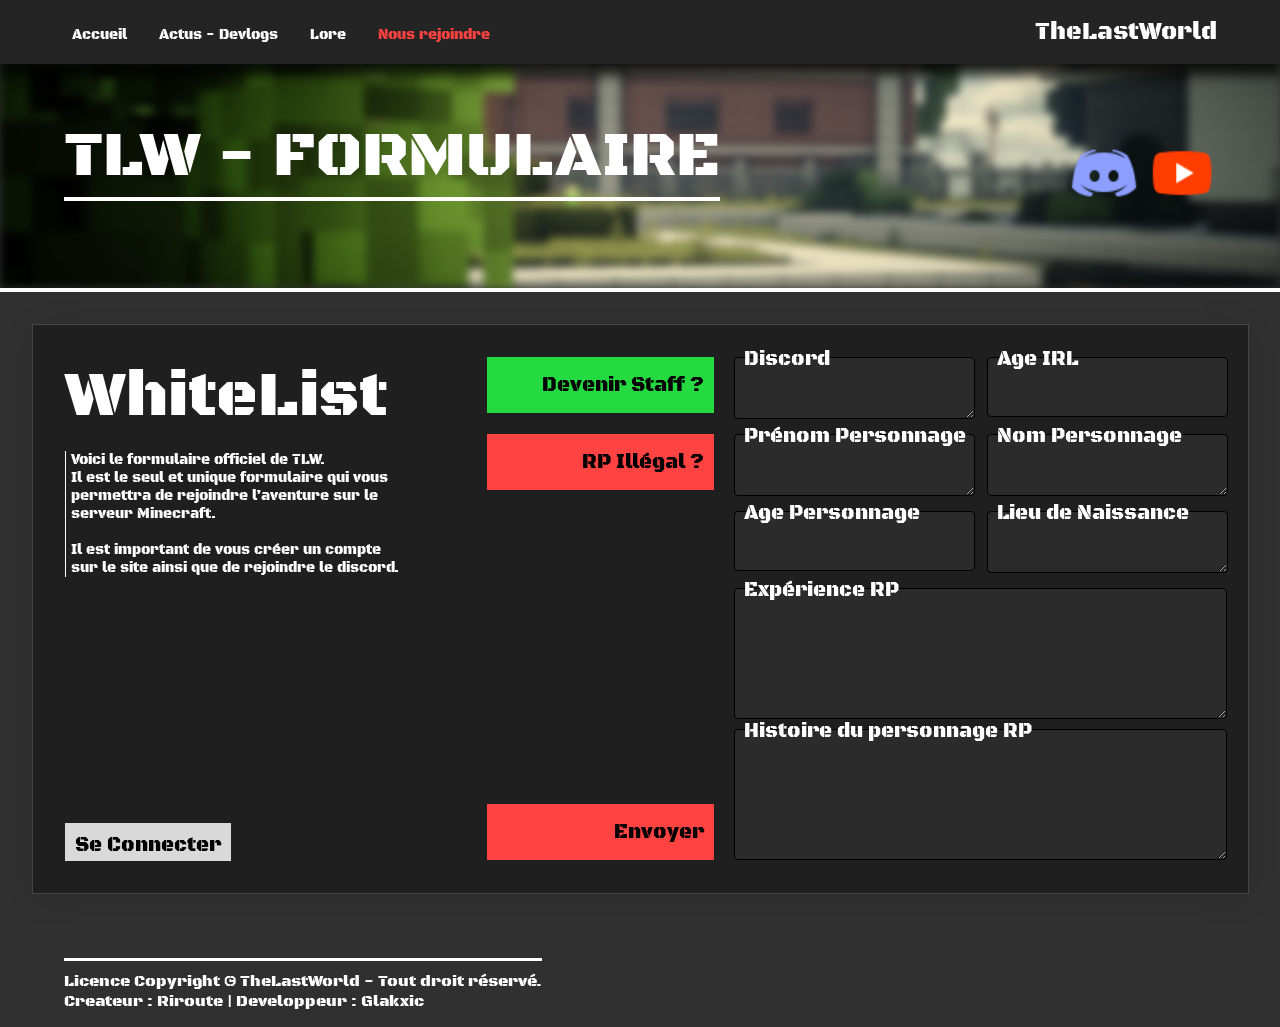
<file: pages/joinus.html>
<!doctype html>
<html lang="fr">
  <head>
    <meta charset="UTF-8" />
    <meta name="viewport" content="width=device-width, initial-scale=1.0" />
    <title>TheLastWorld - Nous rejoindre</title>
    <link
      rel="icon"
      href="../assets/favicon/logo-noback.ico"
      type="image/x-icon"
    />

    <link rel="stylesheet" href="../assets/css/styles.css" />
    <link rel="stylesheet" href="../assets/css/login.css" />
    <script src="../assets/js/index.js" defer></script>
  </head>
  <body>
    <nav class="navbar">
      <h1 id="title">TheLastWorld</h1>
      <ul class="navlink">
        <li><a href="../index.html">Accueil</a></li>
        <li><a href="../pages/actus.html">Actus - Devlogs</a></li>
        <li><a href="../pages/lore.html">Lore</a></li>
        <li>
          <a class="active" href="../pages/joinus.html">Nous rejoindre</a>
        </li>
      </ul>
    </nav>
    <header id="hero-login">
      <div class="hero-title-container">
        <h2>TLW - FORMULAIRE</h2>
        <div class="social-container-lore">
          <a
            rel="noopener"
            href="https://discord.gg/pVRKZFzABT"
            target="_blank"
            arial-label="Rejoindre le discord"
          >
            <img src="../assets/icon/discord.png" alt="Discord" />
          </a>
          <a
            rel="noopener"
            href="https://www.youtube.com/channel/UCitpLqI-Hp727HKJKPHxCLg"
            target="_blank"
            arial-label="Chaine Youtube"
          >
            <img src="../assets/icon/youtube.png" alt="Youtube" />
          </a>
        </div>
      </div>
    </header>
    <div class="hero-main-separator" aria-hidden="true"></div>

    <div class="form-container">
      <aside class="left-part">
        <div class="paragraph-box">
          <h1>WhiteList</h1>
          <p>
            Voici le formulaire officiel de TLW. <br />
            Il est le seul et unique formulaire qui vous permettra de rejoindre
            l’aventure sur le serveur Minecraft. <br />
            <br />
            Il est important de vous créer un compte sur le site ainsi que de
            rejoindre le discord.
          </p>
          <br />
        </div>
        <div class="button-box">
          <button type="button" id="login">Se Connecter</button>
        </div>
      </aside>

      <form>
        <div class="button-container">
          <button type="button" id="staff">Devenir Staff ?</button>
          <button type="button" id="illegal">RP Illégal ?</button>
          <button type="button" id="send-form">Envoyer</button>
        </div>
        <div class="input-container">

          <div class="input-box">
            <textarea name="discord" id="discord" placeholder=""></textarea>
            <label for="discord">Discord</label>
          </div>

          <div class="input-box">
            <input type="number" name="age_irl" id="age_irl" placeholder="" />
            <label for="age_irl">Age IRL</label>
          </div>

          <div class="input-box">
            <textarea
              name="first_name"
              id="first_name"
              placeholder=""
            ></textarea>
            <label for="first_name">Prénom Personnage</label>
          </div>

          <div class="input-box">
            <textarea name="last_name" id="last_name" placeholder=""></textarea>
            <label for="last_name">Nom Personnage</label>
          </div>

          <div class="input-box">
            <input
              type="number"
              name="age_character"
              id="age_character"
              placeholder=""
            />
            <label for="age_character">Age Personnage</label>
          </div>

          <div class="input-box">
            <textarea name="rp_born" id="rp_born" placeholder=""></textarea>
            <label for="rp_born">Lieu de Naissance</label>
          </div>

          <div class="input-box">
            <textarea
              name="rp_experience"
              id="rp_experience"
              placeholder=""
            ></textarea>
            <label for="rp_experience">Expérience RP</label>
          </div>

          <div class="input-box">
            <textarea name="rp_story" id="rp_story" placeholder=""></textarea>
            <label for="rp_story">Histoire du personnage RP</label>
          </div>

        </div>
      </form>
    </div>
    <footer>
      <div class="footer-separator" aria-hidden="true"></div>
      <address class="credit">
        Licence Copyright © TheLastWorld - Tout droit réservé. <br />
        Createur : Riroute | Developpeur : Glakxic
      </address>
    </footer>
  </body>
</html>
</file>
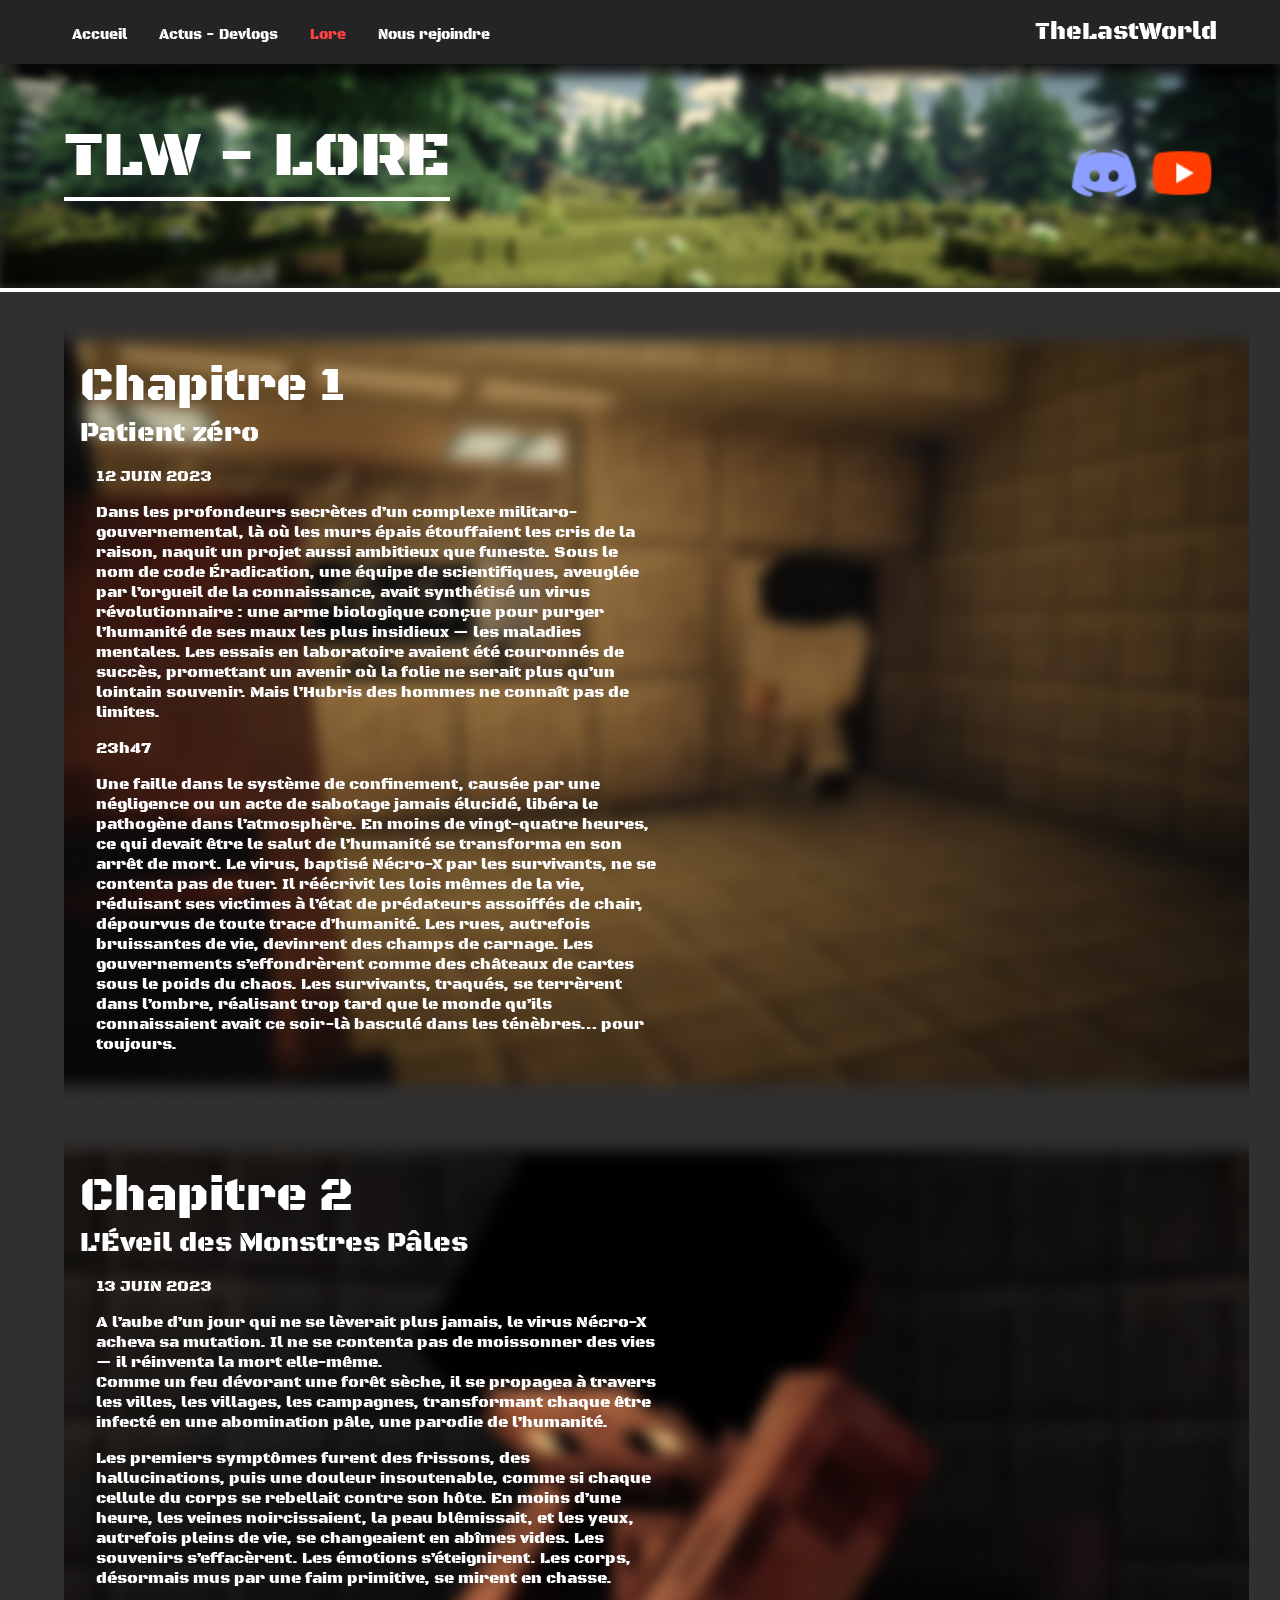
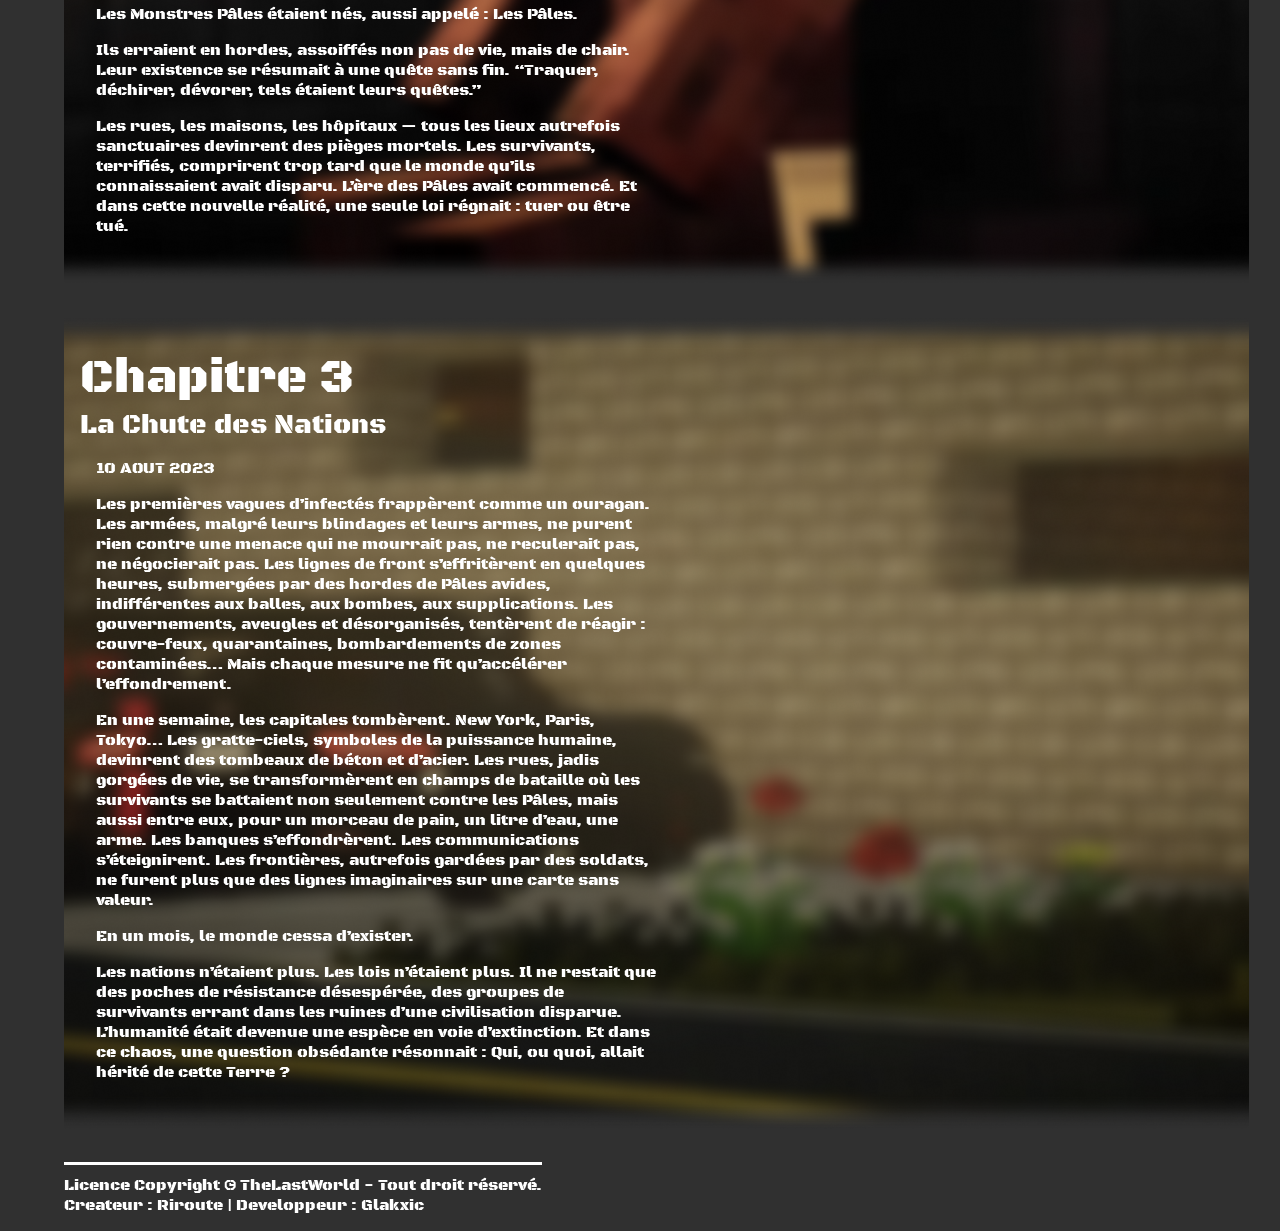
<file: pages/lore.html>
<!doctype html>
<html lang="fr">
  <head>
    <meta charset="UTF-8" />
    <meta name="viewport" content="width=device-width, initial-scale=1.0" />
    <title>TheLastWorld - Lore</title>
    <link
      rel="icon"
      href="../assets/favicon/logo-noback.ico"
      type="image/x-icon" />
    <link rel="stylesheet" href="../assets/css/styles.css" />
    <link rel="stylesheet" href="../assets/css/lore.css" />
    <script src="../assets/js/index.js" defer></script>
  </head>
</html>
<body>
  <nav class="navbar">
    <h1 id="title">TheLastWorld</h1>
    <ul class="navlink">
      <li><a href="../index.html">Accueil</a></li>
      <li><a href="./actus.html">Actus - Devlogs</a></li>
      <li><a class="active" href="./lore.html">Lore</a></li>
      <li><a href="./joinus.html">Nous rejoindre</a></li>
    </ul>
  </nav>
  <header id="hero-lore">
    <div class="hero-title-container">
      <h2>TLW - LORE</h2>
      <div class="social-container-lore">
        <a
          rel="noopener"
          href="https://discord.gg/pVRKZFzABT"
          target="_blank"
          arial-label="Rejoindre le discord">
          <img src="../assets/icon/discord.png" alt="Discord" />
        </a>
        <a
          rel="noopener"
          href="https://www.youtube.com/channel/UCitpLqI-Hp727HKJKPHxCLg"
          target="_blank"
          arial-label="Chaine Youtube">
          <img src="../assets/icon/youtube.png" alt="Youtube" />
        </a>
      </div>
    </div>
  </header>
  <div class="hero-main-separator" aria-hidden="true"></div>
  <main class="main-lore">
    <section id="chapter-1">
      <div class="chapter-header">
        <h2>Chapitre 1</h2>
        <span class="chapter-subtitle">Patient zéro</span>
        <br />
      </div>
      <div class="chapter-content">
        <time datetime="2013-06-12">12 JUIN 2023</time>
        <p>
          Dans les profondeurs secrètes d’un complexe militaro-gouvernemental,
          là où les murs épais étouffaient les cris de la raison, naquit un
          projet aussi ambitieux que funeste. Sous le nom de code Éradication,
          une équipe de scientifiques, aveuglée par l’orgueil de la
          connaissance, avait synthétisé un virus révolutionnaire : une arme
          biologique conçue pour purger l’humanité de ses maux les plus
          insidieux — les maladies mentales. Les essais en laboratoire avaient
          été couronnés de succès, promettant un avenir où la folie ne serait
          plus qu’un lointain souvenir. Mais l’Hubris des hommes ne connaît pas
          de limites.
        </p>
        <span>23h47</span>
        <p>
          Une faille dans le système de confinement, causée par une négligence
          ou un acte de sabotage jamais élucidé, libéra le pathogène dans
          l’atmosphère. En moins de vingt-quatre heures, ce qui devait être le
          salut de l’humanité se transforma en son arrêt de mort. Le virus,
          baptisé Nécro-X par les survivants, ne se contenta pas de tuer. Il
          réécrivit les lois mêmes de la vie, réduisant ses victimes à l’état de
          prédateurs assoiffés de chair, dépourvus de toute trace d’humanité.
          Les rues, autrefois bruissantes de vie, devinrent des champs de
          carnage. Les gouvernements s’effondrèrent comme des châteaux de cartes
          sous le poids du chaos. Les survivants, traqués, se terrèrent dans
          l’ombre, réalisant trop tard que le monde qu’ils connaissaient avait
          ce soir-là basculé dans les ténèbres… pour toujours.
        </p>
      </div>
    </section>

    <div class="section-chapter-separator" aria-hidden="true"></div>
    <section id="chapter-2">
      <div class="chapter-header">
        <h2>Chapitre 2</h2>
        <span class="chapter-subtitle">L'Éveil des Monstres Pâles</span>
        <br />
      </div>
      <div class="chapter-content">
        <time datetime="2013-06-13">13 JUIN 2023</time>
        <p>
          A l’aube d’un jour qui ne se lèverait plus jamais, le virus Nécro-X
          acheva sa mutation. Il ne se contenta pas de moissonner des vies — il
          réinventa la mort elle-même. <br />
          Comme un feu dévorant une forêt sèche, il se propagea à travers les
          villes, les villages, les campagnes, transformant chaque être infecté
          en une abomination pâle, une parodie de l’humanité.
        </p>
        <p>
          Les premiers symptômes furent des frissons, des hallucinations, puis
          une douleur insoutenable, comme si chaque cellule du corps se
          rebellait contre son hôte. En moins d’une heure, les veines
          noircissaient, la peau blêmissait, et les yeux, autrefois pleins de
          vie, se changeaient en abîmes vides. Les souvenirs s’effacèrent. Les
          émotions s’éteignirent. Les corps, désormais mus par une faim
          primitive, se mirent en chasse.
        </p>
        <span> Les Monstres Pâles étaient nés, aussi appelé : Les Pâles.</span>
        <p>
          Ils erraient en hordes, assoiffés non pas de vie, mais de chair. Leur
          existence se résumait à une quête sans fin. “Traquer, déchirer,
          dévorer, tels étaient leurs quêtes.”
        </p>
        <p>
          Les rues, les maisons, les hôpitaux — tous les lieux autrefois
          sanctuaires devinrent des pièges mortels. Les survivants, terrifiés,
          comprirent trop tard que le monde qu’ils connaissaient avait disparu.
          L’ère des Pâles avait commencé. Et dans cette nouvelle réalité, une
          seule loi régnait : tuer ou être tué.
        </p>
      </div>
    </section>

    <div class="section-chapter-separator" aria-hidden="true"></div>
    <section id="chapter-3">
      <div class="chapter-header">
        <h2>Chapitre 3</h2>
        <span class="chapter-subtitle">La Chute des Nations</span>
        <br />
        
      </div>
      <div class="chapter-content">
        <time datetime="2013-08-10">10 AOUT 2023</time>
        <p>
          Les premières vagues d’infectés frappèrent comme un ouragan. Les
          armées, malgré leurs blindages et leurs armes, ne purent rien contre
          une menace qui ne mourrait pas, ne reculerait pas, ne négocierait pas.
          Les lignes de front s’effritèrent en quelques heures, submergées par
          des hordes de Pâles avides, indifférentes aux balles, aux bombes, aux
          supplications. Les gouvernements, aveugles et désorganisés, tentèrent
          de réagir : couvre-feux, quarantaines, bombardements de zones
          contaminées… Mais chaque mesure ne fit qu’accélérer l’effondrement.
        </p>
        <p>
          En une semaine, les capitales tombèrent. New York, Paris, Tokyo… Les
          gratte-ciels, symboles de la puissance humaine, devinrent des tombeaux
          de béton et d’acier. Les rues, jadis gorgées de vie, se transformèrent
          en champs de bataille où les survivants se battaient non seulement
          contre les Pâles, mais aussi entre eux, pour un morceau de pain, un
          litre d’eau, une arme. Les banques s’effondrèrent. Les communications
          s’éteignirent. Les frontières, autrefois gardées par des soldats, ne
          furent plus que des lignes imaginaires sur une carte sans valeur.
        </p>
        <span>En un mois, le monde cessa d’exister.</span>
        <p>
          Les nations n’étaient plus. Les lois n’étaient plus. Il ne restait que
          des poches de résistance désespérée, des groupes de survivants errant
          dans les ruines d’une civilisation disparue. L’humanité était devenue
          une espèce en voie d’extinction. Et dans ce chaos, une question
          obsédante résonnait : Qui, ou quoi, allait hérité de cette Terre ?
        </p>
      </div>
    </section>
  </main>
  <footer>
    <div class="footer-separator" aria-hidden="true"></div>
    <address class="credit">
      Licence Copyright © TheLastWorld - Tout droit réservé. <br />
      Createur : Riroute | Developpeur : Glakxic
    </address>
  </footer>
</body>
</file>
<file: assets/css/styles.css>
@import url("https://fonts.googleapis.com/css2?family=Black+Ops+One&display=swap");

* {
  cursor: url("../cursor/cursor.png"), auto;
  font-family: "Black Ops One", system-ui;
  font-style: normal;
}

body {
  margin: 0;
  width: 100%;
  background-color: #303030;
  color: #fff;

  display: flex;
  flex-direction: column;
  flex-wrap: wrap;
}

a,
h1,
h2,
h3,
p,
span,
address {
  font-weight: 10;
}

.navbar {
  z-index: 2;
  display: flex;
  margin: 0 0 0 0;
  flex-direction: row-reverse;
  /* flex-wrap: wrap; */
  align-items: center;
  justify-content: space-between;
  height: 4rem;

  background-color: #242424;
  -webkit-filter: drop-shadow(0px 12px 6px rgba(0, 0, 0, 0.746));
  filter: drop-shadow(0px 12px 6px rgba(0, 0, 0, 0.746));
}

.navlink {
  display: flex;
  flex-wrap: wrap;
  margin: 0 0 0 2rem;
  gap: 2rem;
}

#title {
  margin: 0 4rem 0 0;
  font-size: 32px;
}

.navlink a.active,
.navlink a:hover,
.main-left a:hover,
#title:hover,
.notif-container-1 .news-item a:hover,
.notif-container-2 .news-item a:hover {
  color: #ff4242;
  transition: ease-in-out 0.2s;
}

.navlink li,
.navlink a {
  color: #fff;
  text-decoration: none;
  list-style: none;
  font-size: 24px;
}

#hero,
#hero-actus {
  position: relative;
  margin: 0;
  display: flex;
  flex-direction: row;
  justify-content: space-around;
  align-items: center;
  flex-wrap: wrap;
  height: 24rem;
  color: #fff;
  overflow: hidden;
  z-index: 1;
}

#hero-lore {
  position: relative;
  margin: 0;
  height: 14rem;
  color: #fff;
  overflow: hidden;
  z-index: 1;
}

#hero-login {
  position: relative;
  margin: 0;
  height: 14rem;
  color: #fff;
  overflow: hidden;
  z-index: 1;
}

#hero::before {
  content: "";
  position: absolute;
  top: 0;
  width: 100%;
  height: 100%;
  z-index: -1;
  opacity: 1;
  -webkit-filter: blur(6px);
  filter: blur(6px);
  background: url("../images/home-background.png") center/cover no-repeat;
}

#hero-actus::before {
  content: "";
  position: absolute;
  top: 0;
  width: 100%;
  height: 100%;
  z-index: -1;
  opacity: 1;
  -webkit-filter: blur(6px);
  filter: blur(6px);
  background: url("../images/actus-background.png") center/cover no-repeat;
}

#hero-lore::before {
  content: "";
  position: absolute;
  top: 0;
  width: 100%;
  height: 100%;
  z-index: -1;
  opacity: 1;
  -webkit-filter: blur(4px);
  filter: blur(4px);
  background: url("../images/lore-background.png") center/cover no-repeat;
}

#hero-login::before {
  content: "";
  position: absolute;
  top: 0;
  width: 100%;
  height: 100%;
  z-index: -1;
  opacity: 1;
  -webkit-filter: blur(4px);
  filter: blur(4px);
  background: url("../images/form-background1.png") center/cover no-repeat;
}

.hero-title-container {
  display: flex;
  flex-direction: row;
  flex-wrap: wrap;
  align-items: center;
}

.hero-title-container > h2 {
  font-size: 64px;
  border-bottom: 4px solid;
  margin-left: 4rem;
}

.hero-title-container .social-container a > img {
  width: 70px;
}

.hero-left h2,
.hero-left h3 {
  top: 0;
  margin: 0;
  margin-left: 4rem;
}

.hero-left h2 {
  border-bottom: 2px solid;
  font-size: 64px;
}

.hero-left h3 {
  border-top: 2px solid;
  padding-top: 10px;
  font-size: 24px;
}

.hero-left {
  display: flex;
  flex-direction: column;
  max-width: 100%;
  margin-right: auto;
}

.hero-right {
  margin: 4rem;
  display: flex;
  flex-flow: column wrap;
  font-size: 32px;
  justify-content: flex-end;
}

.hero-right > .container {
  display: flex;
  border-radius: 23px;
  justify-content: center;
  background-color: #303030c4;
  width: 720px;
  height: 90px;
}

.social-container-lore {
  position: absolute;
  right: 4rem;
  margin: 2rem 0 auto 0;
  display: flex;
  flex-flow: row wrap;
  gap: 0.5rem;
}

.social-container {
  position: absolute;
  margin: 4rem 0 auto 35rem;
  display: flex;
  flex-flow: row wrap;
  gap: 0.5rem;
}

.social-container-lore a > img {
  width: 70px;
  transition: ease-in-out 0.2s;
}

.social-container-lore a > img:hover {
  width: 80px;
  transition: ease-in-out 0.2s;
}

.social-container a > img {
  width: 50px;
  transition: ease-in-out 0.2s;
}

.social-container a > img:hover {
  width: 60px;
  transition: ease-in-out 0.2s;
}

#player-count {
  display: flex;
  align-items: center;
  justify-content: center;
  gap: 0.5rem;
}

.hero-main-separator {
  align-self: center;
  border: 2px solid;
  width: 99.8%;
}

main {
  display: flex;
  position: relative;
  flex-wrap: wrap;
  align-items: flex-start;
  justify-content: space-between;
  gap: 1rem;
  margin: 2rem 4rem 0 4rem;
}

@media (max-width: 1470px) {
  .navlink a {
    font-size: 60%;
  }

  #title {
    font-size: 150%;
  }

  main {
    justify-content: center;
    gap: 1rem;
  }
}

.main-lore {
  position: relative;
  display: flex;
  flex-flow: column;
}

.main-left {
  display: flex;
  flex-direction: column;
  margin: 0 0 0 0;
  flex: 1;
  max-width: 50%;
}

.main-left h2 {
  margin: 0;
  font-size: 64px;
}

.main-left a,
.main-left p {
  position: relative;
  margin: 0;
  top: -1.5rem;
}

.main-left a {
  margin: 0;
  margin-left: auto;
  font-size: 16px;
  text-decoration: none;
  color: #fff;
}

.main-left p {
  margin: 0;
  max-width: auto;
  padding-top: 0.5rem;
  text-align: justify;
  border-top: 3px solid;
}

.video-zone {
  display: flex;
  margin: 0;
  flex: 1;
  max-width: 100%;
}

.video-zone video {
  margin-left: auto;
  display: flex;
  width: fit-content;
  height: auto;
}

footer {
  position: relative;
  margin: 2rem 0 1rem 0;
  left: 4rem;
  border-top: 3px solid;
  padding: 10px 0 0 0;
  width: fit-content;
  height: fit-content;
}

.actus,
.devlogs {
  margin: 0 0 0 0;
  display: flex;
  flex-flow: column wrap;
  font-size: 48px;
}

.actus h2 {
  margin: 0;
}

.devlogs h2 {
  margin: 0;
}

.notif-container-1,
.notif-container-2 {
  display: flex;
  flex-flow: column wrap;
  gap: 1rem;
}

.devlogs {
  align-items: end;
}

.actus {
  align-items: start;
}

.notif-container-1 {
  padding: 1rem;
  border-top: 3px solid #fff;
  border-left: 3px solid #fff;
}

.notif-container-2 {
  padding: 1rem;
  border-top: 3px solid #fff;
  border-right: 3px solid #fff;
}

.notif-container-1 .news-item,
.notif-container-2 .news-item {
  border: 1px solid rgba(255, 255, 255, 0.169);
  display: flex;
  flex-direction: column;
  width: 600px;
  background-color: #242424;
}

.notif-container-1 .news-item {
  align-items: flex-start;
}
.notif-container-2 .news-item {
  align-items: flex-end;
}

.notif-container-1 .news-item h3,
.notif-container-1 .news-item p,
.notif-container-1 .news-item a,
.notif-container-2 .news-item h3,
.notif-container-2 .news-item p,
.notif-container-2 .news-item a {
  font-size: 13px;
  margin: 0;
  padding: 0;
  text-decoration: none;
  color: #fff;
  text-align: justify;
}

.notif-container-1 .news-item h3,
.notif-container-1 .news-item p {
  margin-left: 1rem;
}

.notif-container-2 .news-item h3,
.notif-container-2 .news-item p {
  margin-right: 1rem;
}

.notif-container-1 .news-item h3,
.notif-container-2 .news-item h3 {
  padding-top: 1rem;
}

.notif-container-1 .news-item a {
  margin-left: 32.5rem;
}

.notif-container-2 .news-item a {
  margin-right: 32.5rem;
}
</file>
<file: assets/css/login.css>
.form-container {
  margin: 2rem;
  padding: 2rem;
  display: flex;
  flex-direction: row;
  gap: 5rem;
  max-height: 546px;

  border: solid 1px rgba(255, 255, 255, 0.169);
  background: rgba(0, 0, 0, 0.35);
  box-shadow: 0 4px 30px rgba(0, 0, 0, 0.1);
}

.left-part {
  margin: 0;
  width: 30%;
  display: grid;
  grid-template-rows: repeat(2, fit-content);
  gap: 250px;
  grid-template-areas:
    "paragraph"
    "buttons";
}

h1 {
  margin: 0;
  font-size: 64px;
}

.paragraph-box {
  margin: 0;
  grid-area: paragraph;
}

.paragraph-box p {
  border-left: 1px solid #fff;
  font-size: 14px;
  width: 336px;
  padding-left: 5px;
}

.button-box {
  position: relative;
  margin: 0;
  grid-area: buttons;
  width: 225px;
  height: fit-content;
}

#login {
  position: absolute;
  bottom: 0;
}

form {
  display: grid;
  grid-template-columns: repeat(3, 1fr);
  gap: 0px 12px;
  grid-template-areas:
    "btn input input"
    "btn input input"
    "btn input input"
    "btn input input"
    "btn input input";
}

.button-container {
  position: relative;
  display: grid;
  grid-area: btn;
  gap: 21px 12px;
  grid-template-rows: 56px 56px 56px 125.5px 125.5px;
  grid-template-areas:
    "staff"
    "illegal"
    "none"
    "none"
    "send-form";
}

.input-container {
  display: grid;
  gap: 21px 12px;
  grid-area: input;
  grid-template-rows: 56px 56px 56px 120px 120px;
  grid-template-columns: repeat(2, 1fr);
  grid-template-areas:
    "discord ageIRL"
    "nameRP surnameRP"
    "ageRP bornPlace"
    "rp-xp rp-xp"
    "rp-story rp-story";
}

.input-box {
  position: relative;
}

.input-box label {
  position: absolute;
  color: #fff;
  font-size: 20px;
  margin: 0;
  top: -10px;
  left: 10px;
}

button {
  padding: 10px;
  border: none;
  background-color: #d9d9d9;
  color: #000000;
  font-size: 20px;
  text-align: left;
  height: 38px;
}

input,
textarea {
  border: 1px solid #000000;
  border-radius: 4px;
  background-color: #2b2b2b;
  color: #000000;
  height: 56px;
}

#staff,
#illegal,
#send-form {
  text-align: right;
  width: calc(680px / 3);
  height: 56px;
}

#staff {
  grid-area: staff;
  background-color: #25d940;
}

#illegal {
  grid-area: illegal;
  background-color: #ff4242;
}

#send-form {
  position: absolute;
  margin: 0;
  bottom: 0;
  grid-area: send-form;
  background-color: #ff4242;
}

.input-box:has(#discord) {
  grid-area: discord;
}

.input-box textarea,
.input-box input {
  width: calc(470px / 2);
}

.input-box:has(#age_irl) {
  grid-area: ageIRL;
}

.input-box:has(#first_name) {
  grid-area: nameRP;
}

.input-box:has(#last_name) {
  grid-area: surnameRP;
}

.input-box:has(#age_character) {
  grid-area: ageRP;
}

.input-box:has(#rp_born) {
  grid-area: bornPlace;
}

.input-box:has(#rp_experience) {
  grid-area: rp-xp;
}


.input-box:has(#rp_story) {
  grid-area: rp-story;
}

#rp_experience,
#rp_story {
  width: calc(470px + 17px);
  height: 125px;
}
</file>
<file: assets/css/lore.css>
#chapter-1 {
    margin: 0;
    padding: 1rem 1rem 1rem 1rem;
    height: fit-content;
    width: 100%;
    color: #fff;
    background: url("../images/lore1.png") center/cover ;
}

.chapter-content {
    position: relative;
    margin: 0 auto;
    padding: 1rem 1rem 1rem 1rem;
}

#chapter-1 h2,
#chapter-2 h2,
#chapter-3 h2{
    font-size: 3rem;
    margin: 1rem 0 0 0;
}

#chapter-1 .chapter-header > span,
#chapter-2 .chapter-header > span,
#chapter-3 .chapter-header > span{
    font-size: 1.7rem;
    margin: 1rem 0 0 0;
}

#chapter-1 p,
#chapter-2 p,
#chapter-3 p{
    width: 50%;
    text-align: left;
}

#chapter-2 {
    margin: 0;
    padding: 1rem 1rem 1rem 1rem;
    height: fit-content;
    width: 100%;
    color: #fff;
    background: url("../images/lore2.png") center/cover ;
}

#chapter-3 {
    margin: 0;
    padding: 1rem 1rem 1rem 1rem;
    height: fit-content;
    width: 100%;
    color: #fff;
    background: url("../images/lore3.png") center/cover ;
}
</file>
